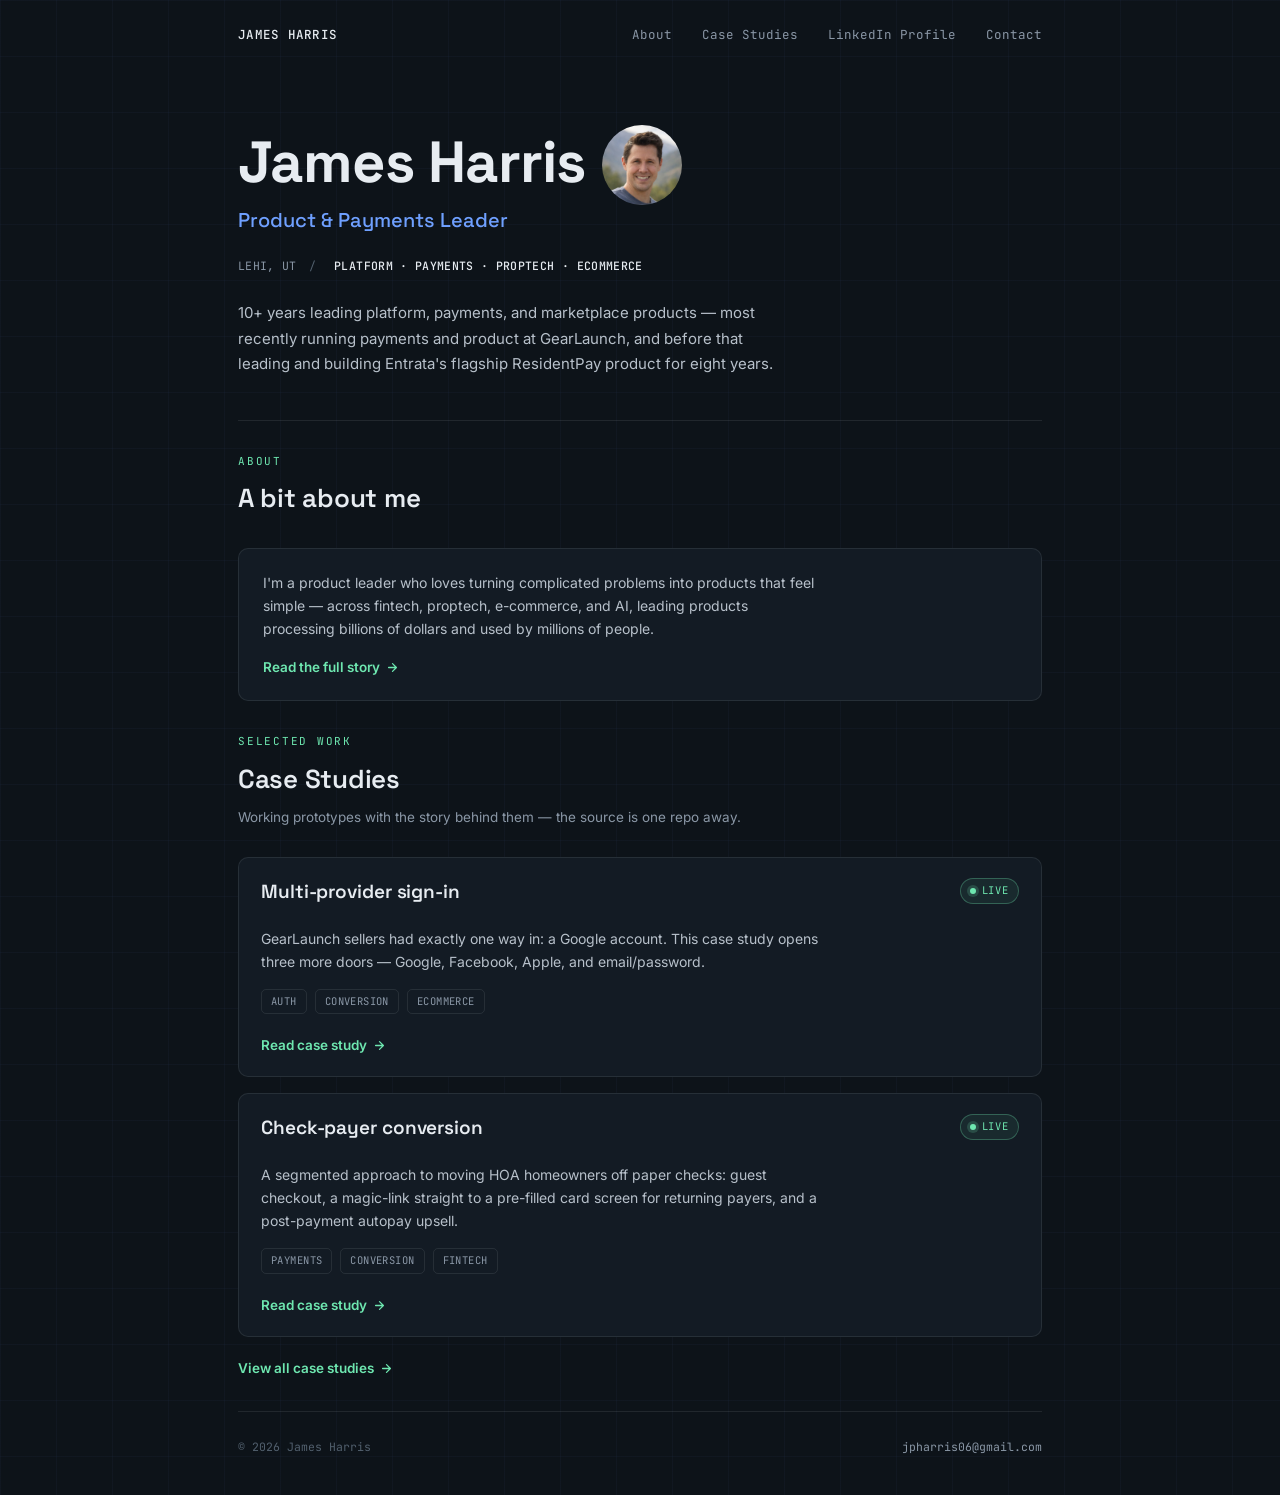
<file: index.html>
<!DOCTYPE html>
<html lang="en">
<head>
<meta charset="UTF-8">
<meta name="viewport" content="width=device-width, initial-scale=1.0">
<title>James Harris — Product &amp; Payments</title>
<meta name="description" content="Product and payments leader — case studies, working prototypes, and background.">
<meta property="og:title" content="James Harris — Product & Payments">
<meta property="og:description" content="Case studies and working prototypes — not slide decks. Click in, sign in, use them.">
<meta property="og:type" content="website">
<meta property="og:url" content="https://jpharris06-dot.github.io/">
<meta name="twitter:card" content="summary">
<meta name="twitter:title" content="James Harris — Product & Payments">
<meta name="twitter:description" content="Case studies and working prototypes — not slide decks. Click in, sign in, use them.">
<link rel="preconnect" href="https://fonts.googleapis.com">
<link href="https://fonts.googleapis.com/css2?family=Space+Grotesk:wght@400;500;600;700&family=Inter:wght@400;500;600&family=JetBrains+Mono:wght@400;500&display=swap" rel="stylesheet">
<link rel="stylesheet" href="/style.css">
</head>
<body>

<div class="wrap">
  <div id="site-nav"></div>

  <div class="hero">
    <div class="name-row">
      <h1>James Harris</h1>
      <img src="/profile.jpg" alt="James Harris" class="profile-pic" id="profile-photo">
    </div>
    <p class="role">Product &amp; Payments Leader</p>
    <div class="meta-row">
      <span>LEHI, UT</span>
      <span><b>PLATFORM · PAYMENTS · PROPTECH · ECOMMERCE</b></span>
    </div>
    <p class="intro">
      10+ years leading platform, payments, and marketplace products — most recently running payments and product at GearLaunch, and before that leading and building Entrata's flagship ResidentPay product for eight years.
    </p>
  </div>

  <div class="section" id="about">
    <div class="section-head">
      <span class="eyebrow">About</span>
      <h2>A bit about me</h2>
    </div>
    <div class="teaser-card">
      <p>I'm a product leader who loves turning complicated problems into products that feel simple — across fintech, proptech, e-commerce, and AI, leading products processing billions of dollars and used by millions of people.</p>
      <a class="link-arrow" href="/about-me/">
        Read the full story
        <svg viewBox="0 0 20 20" fill="none"><path d="M4 10h11M10 4l6 6-6 6" stroke="currentColor" stroke-width="2" stroke-linecap="round" stroke-linejoin="round"/></svg>
      </a>
    </div>
  </div>

  <div class="section" id="work">
    <div class="section-head">
      <span class="eyebrow">Selected work</span>
      <h2>Case Studies</h2>
      <p>Working prototypes with the story behind them — the source is one repo away.</p>
    </div>

    <div class="project-list">

      <div class="project-card compact">
        <div class="card-top">
          <h3>Multi-provider sign-in</h3>
          <span class="status-chip"><i></i>LIVE</span>
        </div>
        <p class="desc">GearLaunch sellers had exactly one way in: a Google account. This case study opens three more doors — Google, Facebook, Apple, and email/password.</p>
        <div class="tag-row">
          <span class="tag">AUTH</span>
          <span class="tag">CONVERSION</span>
          <span class="tag">ECOMMERCE</span>
        </div>
        <a class="link-arrow" href="/case-studies/gearlaunch-auth/">
          Read case study
          <svg viewBox="0 0 20 20" fill="none"><path d="M4 10h11M10 4l6 6-6 6" stroke="currentColor" stroke-width="2" stroke-linecap="round" stroke-linejoin="round"/></svg>
        </a>
      </div>

      <div class="project-card compact">
        <div class="card-top">
          <h3>Check-payer conversion</h3>
          <span class="status-chip"><i></i>LIVE</span>
        </div>
        <p class="desc">A segmented approach to moving HOA homeowners off paper checks: guest checkout, a magic-link straight to a pre-filled card screen for returning payers, and a post-payment autopay upsell.</p>
        <div class="tag-row">
          <span class="tag">PAYMENTS</span>
          <span class="tag">CONVERSION</span>
          <span class="tag">FINTECH</span>
        </div>
        <a class="link-arrow" href="/case-studies/hoa-online-payments/">
          Read case study
          <svg viewBox="0 0 20 20" fill="none"><path d="M4 10h11M10 4l6 6-6 6" stroke="currentColor" stroke-width="2" stroke-linecap="round" stroke-linejoin="round"/></svg>
        </a>
      </div>

    </div>

    <div style="margin-top:18px;">
      <a class="link-arrow" href="/case-studies/">
        View all case studies
        <svg viewBox="0 0 20 20" fill="none"><path d="M4 10h11M10 4l6 6-6 6" stroke="currentColor" stroke-width="2" stroke-linecap="round" stroke-linejoin="round"/></svg>
      </a>
    </div>
  </div>

  <div id="site-footer"></div>
</div>

<script src="/site.js"></script>
</body>
</html>
</file>
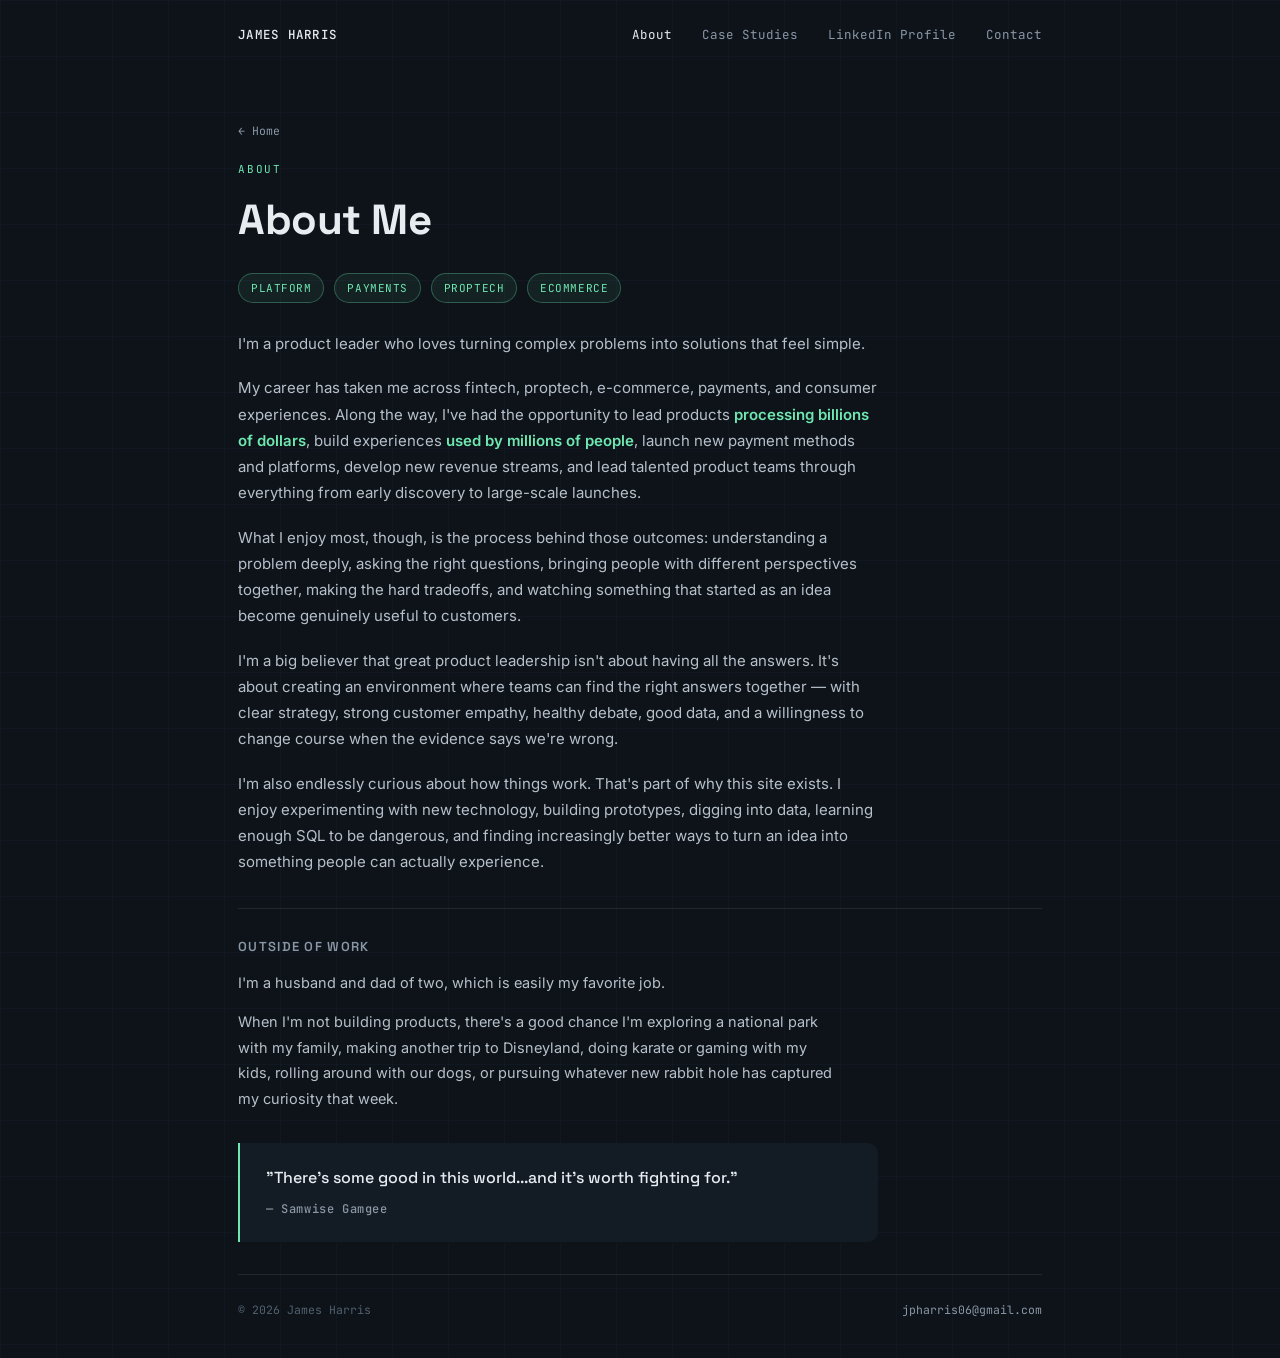
<file: about-me/index.html>
<!DOCTYPE html>
<html lang="en">
<head>
<meta charset="UTF-8">
<meta name="viewport" content="width=device-width, initial-scale=1.0">
<title>About Me — James Harris</title>
<meta name="description" content="James Harris — product and payments leader. Background, philosophy, and what drives the work.">
<meta property="og:title" content="About Me — James Harris">
<meta property="og:description" content="Product and payments leader. Background, philosophy, and what drives the work.">
<meta property="og:type" content="website">
<meta property="og:url" content="https://jpharris06-dot.github.io/about-me/">
<meta name="twitter:card" content="summary">
<meta name="twitter:title" content="About Me — James Harris">
<meta name="twitter:description" content="Product and payments leader. Background, philosophy, and what drives the work.">
<link rel="preconnect" href="https://fonts.googleapis.com">
<link href="https://fonts.googleapis.com/css2?family=Space+Grotesk:wght@400;500;600;700&family=Inter:wght@400;500;600&family=JetBrains+Mono:wght@400;500&display=swap" rel="stylesheet">
<link rel="stylesheet" href="/style.css">
</head>
<body>

<div class="wrap">
  <div id="site-nav"></div>

  <div class="page-hero">
    <a href="/" class="crumb">&larr; Home</a>
    <span class="eyebrow">About</span>
    <h1>About Me</h1>
  </div>

  <div class="section">
    <div class="about-stats">
      <span class="stat-chip">PLATFORM</span>
      <span class="stat-chip">PAYMENTS</span>
      <span class="stat-chip">PROPTECH</span>
      <span class="stat-chip">ECOMMERCE</span>
    </div>

    <div class="about-body">
      <p>I'm a product leader who loves turning complex problems into solutions that feel simple.</p>
      <p>My career has taken me across fintech, proptech, e-commerce, payments, and consumer experiences. Along the way, I've had the opportunity to lead products <strong>processing billions of dollars</strong>, build experiences <strong>used by millions of people</strong>, launch new payment methods and platforms, develop new revenue streams, and lead talented product teams through everything from early discovery to large-scale launches.</p>
      <p>What I enjoy most, though, is the process behind those outcomes: understanding a problem deeply, asking the right questions, bringing people with different perspectives together, making the hard tradeoffs, and watching something that started as an idea become genuinely useful to customers.</p>
      <p>I'm a big believer that great product leadership isn't about having all the answers. It's about creating an environment where teams can find the right answers together — with clear strategy, strong customer empathy, healthy debate, good data, and a willingness to change course when the evidence says we're wrong.</p>
      <p>I'm also endlessly curious about how things work. That's part of why this site exists. I enjoy experimenting with new technology, building prototypes, digging into data, learning enough SQL to be dangerous, and finding increasingly better ways to turn an idea into something people can actually experience.</p>
    </div>

    <div class="about-personal">
      <h3>Outside of work</h3>
      <p>I'm a husband and dad of two, which is easily my favorite job.</p>
      <p>When I'm not building products, there's a good chance I'm exploring a national park with my family, making another trip to Disneyland, doing karate or gaming with my kids, rolling around with our dogs, or pursuing whatever new rabbit hole has captured my curiosity that week.</p>
    </div>

    <div class="pull-quote">
  "There's some good in this world...and it's worth fighting for."
  <span style="display:block; margin-top:10px; font-family: var(--mono); font-size:12px; letter-spacing:0.05em; color: var(--muted);">— Samwise Gamgee</span>
</div>
  </div>

  <div id="site-footer"></div>
</div>

<script src="/site.js"></script>
</body>
</html>
</file>
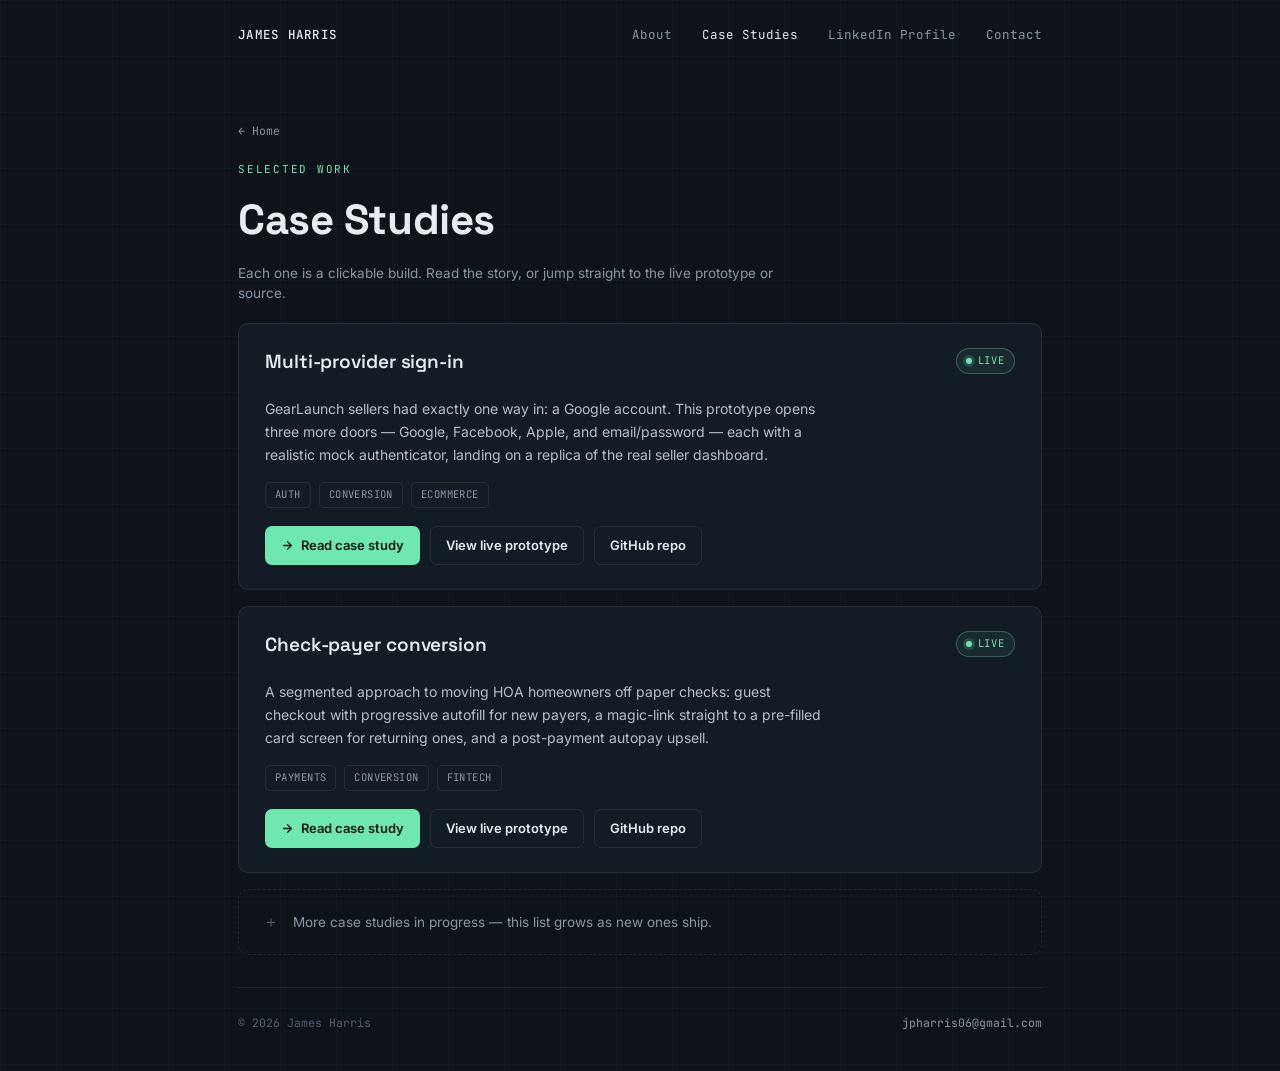
<file: case-studies/index.html>
<!DOCTYPE html>
<html lang="en">
<head>
<meta charset="UTF-8">
<meta name="viewport" content="width=device-width, initial-scale=1.0">
<title>Case Studies — James Harris</title>
<meta name="description" content="James Harris — selected case studies and working prototypes.">
<meta property="og:title" content="Case Studies — James Harris">
<meta property="og:description" content="Selected case studies and working prototypes — not slide decks. Click in, sign in, use them.">
<meta property="og:type" content="website">
<meta property="og:url" content="https://jpharris06-dot.github.io/case-studies/">
<meta name="twitter:card" content="summary">
<meta name="twitter:title" content="Case Studies — James Harris">
<meta name="twitter:description" content="Selected case studies and working prototypes — not slide decks. Click in, sign in, use them.">
<link rel="preconnect" href="https://fonts.googleapis.com">
<link href="https://fonts.googleapis.com/css2?family=Space+Grotesk:wght@400;500;600;700&family=Inter:wght@400;500;600&family=JetBrains+Mono:wght@400;500&display=swap" rel="stylesheet">
<link rel="stylesheet" href="/style.css">
</head>
<body>

<div class="wrap">
  <div id="site-nav"></div>

  <div class="page-hero">
    <a href="/" class="crumb">&larr; Home</a>
    <span class="eyebrow">Selected work</span>
    <h1>Case Studies</h1>
    <p>Each one is a clickable build. Read the story, or jump straight to the live prototype or source.</p>
  </div>

  <div class="section">
    <div class="project-list">

      <div class="project-card">
        <div class="card-top">
          <h3>Multi-provider sign-in</h3>
          <span class="status-chip"><i></i>LIVE</span>
        </div>
        <p class="desc">GearLaunch sellers had exactly one way in: a Google account. This prototype opens three more doors — Google, Facebook, Apple, and email/password — each with a realistic mock authenticator, landing on a replica of the real seller dashboard.</p>
        <div class="tag-row">
          <span class="tag">AUTH</span>
          <span class="tag">CONVERSION</span>
          <span class="tag">ECOMMERCE</span>
        </div>
        <div class="card-actions">
          <a class="btn btn-primary" href="/case-studies/gearlaunch-auth/">
            <svg viewBox="0 0 20 20" fill="none"><path d="M4 10h11M10 4l6 6-6 6" stroke="currentColor" stroke-width="2" stroke-linecap="round" stroke-linejoin="round"/></svg>
            Read case study
          </a>
          <a class="btn btn-secondary" href="https://jpharris06-dot.github.io/gearlaunch-seller-login-prototype/" target="_blank" rel="noopener">View live prototype</a>
          <a class="btn btn-secondary" href="https://github.com/jpharris06-dot/gearlaunch-seller-login-prototype" target="_blank" rel="noopener">GitHub repo</a>
        </div>
      </div>

      <div class="project-card">
        <div class="card-top">
          <h3>Check-payer conversion</h3>
          <span class="status-chip"><i></i>LIVE</span>
        </div>
        <p class="desc">A segmented approach to moving HOA homeowners off paper checks: guest checkout with progressive autofill for new payers, a magic-link straight to a pre-filled card screen for returning ones, and a post-payment autopay upsell.</p>
        <div class="tag-row">
          <span class="tag">PAYMENTS</span>
          <span class="tag">CONVERSION</span>
          <span class="tag">FINTECH</span>
        </div>
        <div class="card-actions">
          <a class="btn btn-primary" href="/case-studies/hoa-online-payments/">
            <svg viewBox="0 0 20 20" fill="none"><path d="M4 10h11M10 4l6 6-6 6" stroke="currentColor" stroke-width="2" stroke-linecap="round" stroke-linejoin="round"/></svg>
            Read case study
          </a>
          <a class="btn btn-secondary" href="https://jpharris06-dot.github.io/hoa-online-payments/" target="_blank" rel="noopener">View live prototype</a>
          <a class="btn btn-secondary" href="https://github.com/jpharris06-dot/hoa-online-payments" target="_blank" rel="noopener">GitHub repo</a>
        </div>
      </div>

      <div class="next-up">
        <span class="dot">＋</span>
        <span>More case studies in progress — this list grows as new ones ship.</span>
      </div>

    </div>
  </div>

  <div id="site-footer"></div>
</div>

<script src="/site.js"></script>
</body>
</html>
</file>
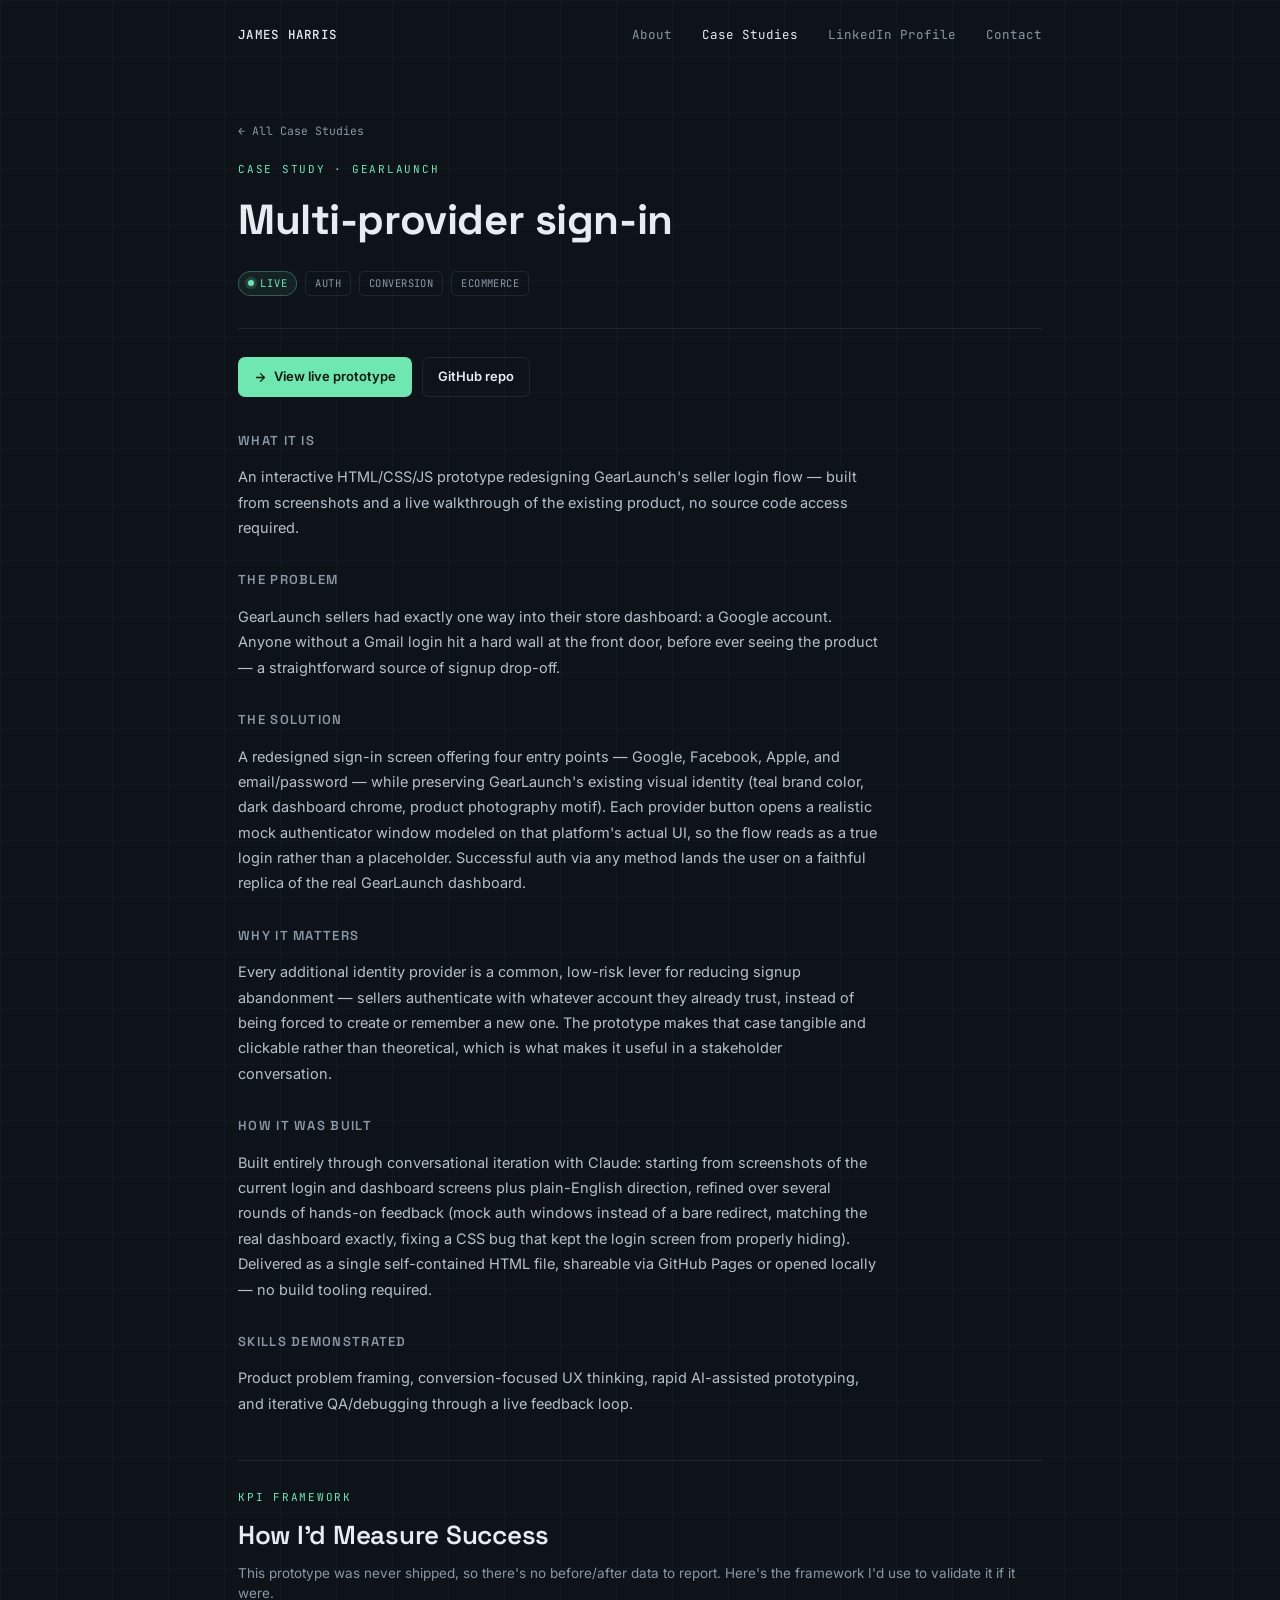
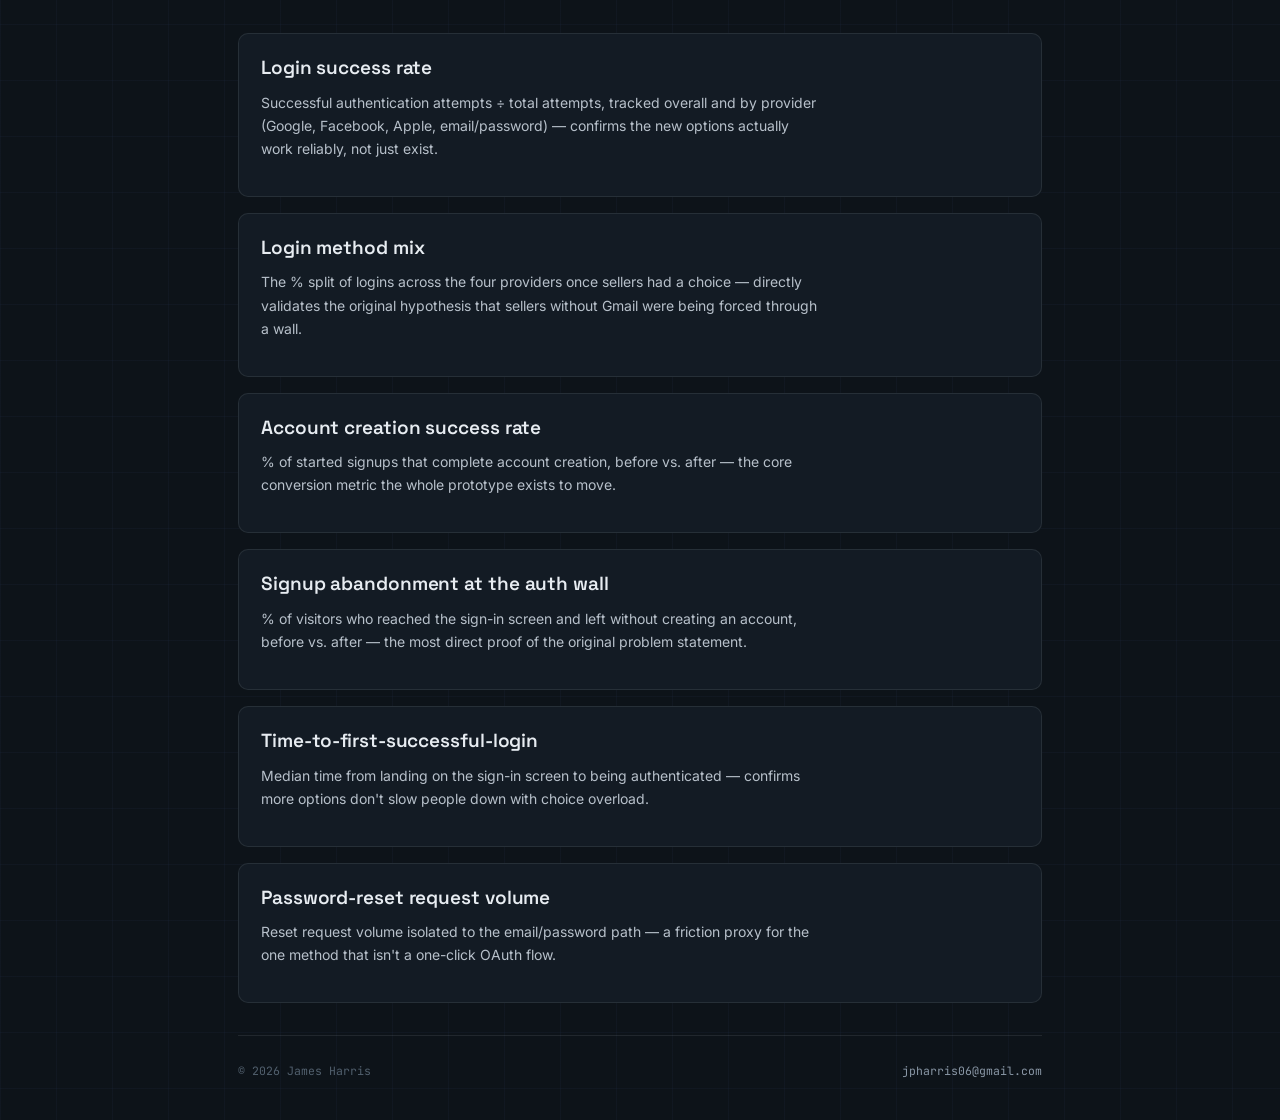
<file: case-studies/gearlaunch-auth/index.html>
<!DOCTYPE html>
<html lang="en">
<head>
<meta charset="UTF-8">
<meta name="viewport" content="width=device-width, initial-scale=1.0">
<title>Multi-provider sign-in — James Harris</title>
<meta name="description" content="Case study: replacing GearLaunch's single Google-only login with a multi-provider sign-in flow.">
<meta property="og:title" content="Multi-provider sign-in — James Harris">
<meta property="og:description" content="Case study: replacing GearLaunch's single Google-only login with a multi-provider sign-in flow.">
<meta property="og:type" content="website">
<meta property="og:url" content="https://jpharris06-dot.github.io/case-studies/gearlaunch-auth/">
<meta name="twitter:card" content="summary">
<meta name="twitter:title" content="Multi-provider sign-in — James Harris">
<meta name="twitter:description" content="Case study: replacing GearLaunch's single Google-only login with a multi-provider sign-in flow.">
<link rel="preconnect" href="https://fonts.googleapis.com">
<link href="https://fonts.googleapis.com/css2?family=Space+Grotesk:wght@400;500;600;700&family=Inter:wght@400;500;600&family=JetBrains+Mono:wght@400;500&display=swap" rel="stylesheet">
<link rel="stylesheet" href="/style.css">
</head>
<body>

<div class="wrap">
  <div id="site-nav"></div>

  <div class="page-hero">
    <a href="/case-studies/" class="crumb">&larr; All Case Studies</a>
    <span class="eyebrow">Case study &middot; GearLaunch</span>
    <h1>Multi-provider sign-in</h1>
  </div>

  <div class="section">
    <div class="tag-row">
      <span class="status-chip"><i></i>LIVE</span>
      <span class="tag">AUTH</span>
      <span class="tag">CONVERSION</span>
      <span class="tag">ECOMMERCE</span>
    </div>

    <div class="about-personal">
      <div class="card-actions">
        <a class="btn btn-primary" href="https://jpharris06-dot.github.io/gearlaunch-seller-login-prototype/" target="_blank" rel="noopener">
          <svg viewBox="0 0 20 20" fill="none"><path d="M4 10h11M10 4l6 6-6 6" stroke="currentColor" stroke-width="2" stroke-linecap="round" stroke-linejoin="round"/></svg>
          View live prototype
        </a>
        <a class="btn btn-secondary" href="https://github.com/jpharris06-dot/gearlaunch-seller-login-prototype" target="_blank" rel="noopener">GitHub repo</a>
      </div>
    </div>

    <div class="case-block" style="margin-top:34px;">
      <h3>What it is</h3>
      <p>An interactive HTML/CSS/JS prototype redesigning GearLaunch's seller login flow — built from screenshots and a live walkthrough of the existing product, no source code access required.</p>
    </div>

    <div class="case-block">
      <h3>The problem</h3>
      <p>GearLaunch sellers had exactly one way into their store dashboard: a Google account. Anyone without a Gmail login hit a hard wall at the front door, before ever seeing the product — a straightforward source of signup drop-off.</p>
    </div>

    <div class="case-block">
      <h3>The solution</h3>
      <p>A redesigned sign-in screen offering four entry points — Google, Facebook, Apple, and email/password — while preserving GearLaunch's existing visual identity (teal brand color, dark dashboard chrome, product photography motif). Each provider button opens a realistic mock authenticator window modeled on that platform's actual UI, so the flow reads as a true login rather than a placeholder. Successful auth via any method lands the user on a faithful replica of the real GearLaunch dashboard.</p>
    </div>

    <div class="case-block">
      <h3>Why it matters</h3>
      <p>Every additional identity provider is a common, low-risk lever for reducing signup abandonment — sellers authenticate with whatever account they already trust, instead of being forced to create or remember a new one. The prototype makes that case tangible and clickable rather than theoretical, which is what makes it useful in a stakeholder conversation.</p>
    </div>

    <div class="case-block">
      <h3>How it was built</h3>
      <p>Built entirely through conversational iteration with Claude: starting from screenshots of the current login and dashboard screens plus plain-English direction, refined over several rounds of hands-on feedback (mock auth windows instead of a bare redirect, matching the real dashboard exactly, fixing a CSS bug that kept the login screen from properly hiding). Delivered as a single self-contained HTML file, shareable via GitHub Pages or opened locally — no build tooling required.</p>
    </div>

    <div class="case-block">
      <h3>Skills demonstrated</h3>
      <p>Product problem framing, conversion-focused UX thinking, rapid AI-assisted prototyping, and iterative QA/debugging through a live feedback loop.</p>
    </div>

    <div class="section-head" style="margin-top:44px; padding-top:28px; border-top:1px solid var(--line);">
      <span class="eyebrow">KPI Framework</span>
      <h2>How I'd Measure Success</h2>
      <p>This prototype was never shipped, so there's no before/after data to report. Here's the framework I'd use to validate it if it were.</p>
    </div>

    <div class="project-list">
      <div class="project-card compact">
        <h3>Login success rate</h3>
        <p class="desc">Successful authentication attempts &divide; total attempts, tracked overall and by provider (Google, Facebook, Apple, email/password) — confirms the new options actually work reliably, not just exist.</p>
      </div>
      <div class="project-card compact">
        <h3>Login method mix</h3>
        <p class="desc">The % split of logins across the four providers once sellers had a choice — directly validates the original hypothesis that sellers without Gmail were being forced through a wall.</p>
      </div>
      <div class="project-card compact">
        <h3>Account creation success rate</h3>
        <p class="desc">% of started signups that complete account creation, before vs. after — the core conversion metric the whole prototype exists to move.</p>
      </div>
      <div class="project-card compact">
        <h3>Signup abandonment at the auth wall</h3>
        <p class="desc">% of visitors who reached the sign-in screen and left without creating an account, before vs. after — the most direct proof of the original problem statement.</p>
      </div>
      <div class="project-card compact">
        <h3>Time-to-first-successful-login</h3>
        <p class="desc">Median time from landing on the sign-in screen to being authenticated — confirms more options don't slow people down with choice overload.</p>
      </div>
      <div class="project-card compact">
        <h3>Password-reset request volume</h3>
        <p class="desc">Reset request volume isolated to the email/password path — a friction proxy for the one method that isn't a one-click OAuth flow.</p>
      </div>
    </div>
  </div>

  <div id="site-footer"></div>
</div>

<script src="/site.js"></script>
</body>
</html>
</file>
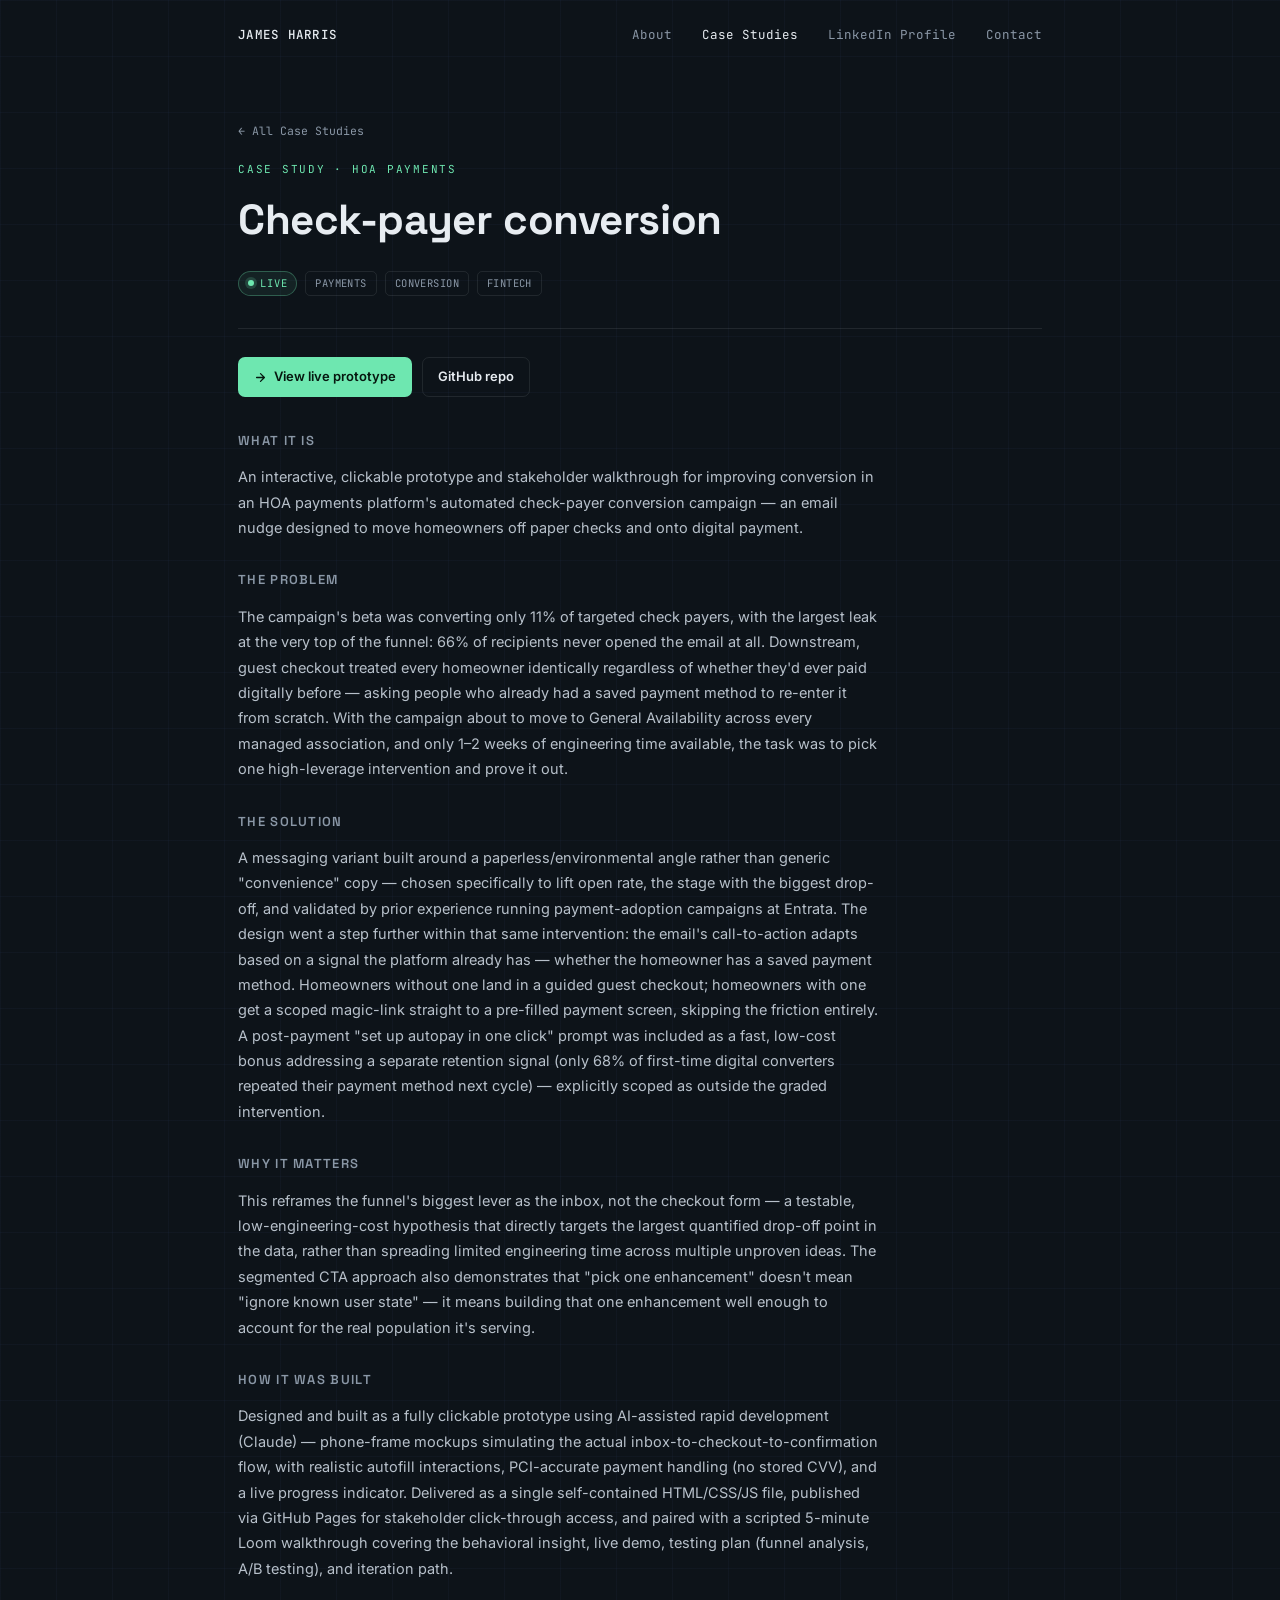
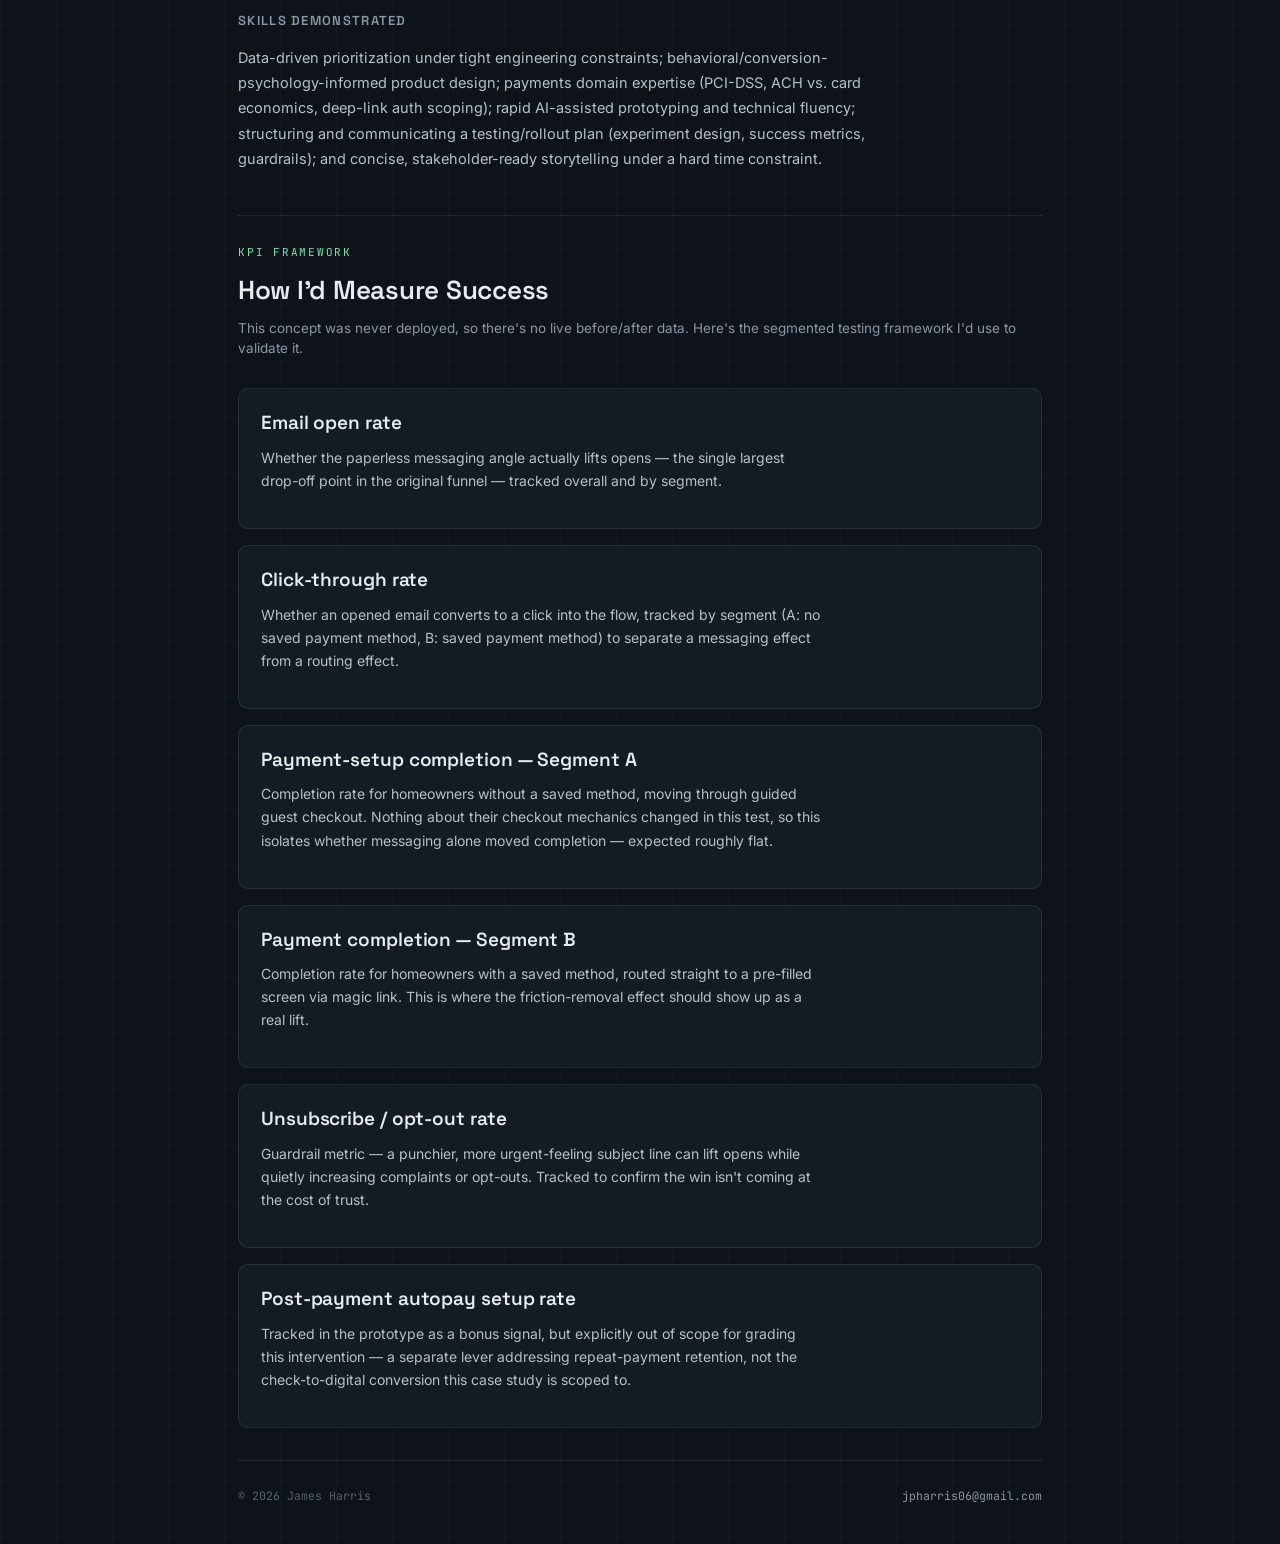
<file: case-studies/hoa-online-payments/index.html>
<!DOCTYPE html>
<html lang="en">
<head>
<meta charset="UTF-8">
<meta name="viewport" content="width=device-width, initial-scale=1.0">
<title>Check-payer conversion — James Harris</title>
<meta name="description" content="Case study: a segmented digital payment conversion campaign for an HOA payments platform's automated check-payer conversion program.">
<meta property="og:title" content="Check-payer conversion — James Harris">
<meta property="og:description" content="Case study: a segmented digital payment conversion campaign for an HOA payments platform's automated check-payer conversion program.">
<meta property="og:type" content="website">
<meta property="og:url" content="https://jpharris06-dot.github.io/case-studies/hoa-online-payments/">
<meta name="twitter:card" content="summary">
<meta name="twitter:title" content="Check-payer conversion — James Harris">
<meta name="twitter:description" content="Case study: a segmented digital payment conversion campaign for an HOA payments platform's automated check-payer conversion program.">
<link rel="preconnect" href="https://fonts.googleapis.com">
<link href="https://fonts.googleapis.com/css2?family=Space+Grotesk:wght@400;500;600;700&family=Inter:wght@400;500;600&family=JetBrains+Mono:wght@400;500&display=swap" rel="stylesheet">
<link rel="stylesheet" href="/style.css">
</head>
<body>

<div class="wrap">
  <div id="site-nav"></div>

  <div class="page-hero">
    <a href="/case-studies/" class="crumb">&larr; All Case Studies</a>
    <span class="eyebrow">Case study &middot; HOA Payments</span>
    <h1>Check-payer conversion</h1>
  </div>

  <div class="section">
    <div class="tag-row">
      <span class="status-chip"><i></i>LIVE</span>
      <span class="tag">PAYMENTS</span>
      <span class="tag">CONVERSION</span>
      <span class="tag">FINTECH</span>
    </div>

    <div class="about-personal">
      <div class="card-actions">
        <a class="btn btn-primary" href="https://jpharris06-dot.github.io/hoa-online-payments/" target="_blank" rel="noopener">
          <svg viewBox="0 0 20 20" fill="none"><path d="M4 10h11M10 4l6 6-6 6" stroke="currentColor" stroke-width="2" stroke-linecap="round" stroke-linejoin="round"/></svg>
          View live prototype
        </a>
        <a class="btn btn-secondary" href="https://github.com/jpharris06-dot/hoa-online-payments" target="_blank" rel="noopener">GitHub repo</a>
      </div>
    </div>

    <div class="case-block" style="margin-top:34px;">
      <h3>What it is</h3>
      <p>An interactive, clickable prototype and stakeholder walkthrough for improving conversion in an HOA payments platform's automated check-payer conversion campaign — an email nudge designed to move homeowners off paper checks and onto digital payment.</p>
    </div>

    <div class="case-block">
      <h3>The problem</h3>
      <p>The campaign's beta was converting only 11% of targeted check payers, with the largest leak at the very top of the funnel: 66% of recipients never opened the email at all. Downstream, guest checkout treated every homeowner identically regardless of whether they'd ever paid digitally before — asking people who already had a saved payment method to re-enter it from scratch. With the campaign about to move to General Availability across every managed association, and only 1–2 weeks of engineering time available, the task was to pick one high-leverage intervention and prove it out.</p>
    </div>

    <div class="case-block">
      <h3>The solution</h3>
      <p>A messaging variant built around a paperless/environmental angle rather than generic "convenience" copy — chosen specifically to lift open rate, the stage with the biggest drop-off, and validated by prior experience running payment-adoption campaigns at Entrata. The design went a step further within that same intervention: the email's call-to-action adapts based on a signal the platform already has — whether the homeowner has a saved payment method. Homeowners without one land in a guided guest checkout; homeowners with one get a scoped magic-link straight to a pre-filled payment screen, skipping the friction entirely. A post-payment "set up autopay in one click" prompt was included as a fast, low-cost bonus addressing a separate retention signal (only 68% of first-time digital converters repeated their payment method next cycle) — explicitly scoped as outside the graded intervention.</p>
    </div>

    <div class="case-block">
      <h3>Why it matters</h3>
      <p>This reframes the funnel's biggest lever as the inbox, not the checkout form — a testable, low-engineering-cost hypothesis that directly targets the largest quantified drop-off point in the data, rather than spreading limited engineering time across multiple unproven ideas. The segmented CTA approach also demonstrates that "pick one enhancement" doesn't mean "ignore known user state" — it means building that one enhancement well enough to account for the real population it's serving.</p>
    </div>

    <div class="case-block">
      <h3>How it was built</h3>
      <p>Designed and built as a fully clickable prototype using AI-assisted rapid development (Claude) — phone-frame mockups simulating the actual inbox-to-checkout-to-confirmation flow, with realistic autofill interactions, PCI-accurate payment handling (no stored CVV), and a live progress indicator. Delivered as a single self-contained HTML/CSS/JS file, published via GitHub Pages for stakeholder click-through access, and paired with a scripted 5-minute Loom walkthrough covering the behavioral insight, live demo, testing plan (funnel analysis, A/B testing), and iteration path.</p>
    </div>

    <div class="case-block">
      <h3>Skills demonstrated</h3>
      <p>Data-driven prioritization under tight engineering constraints; behavioral/conversion-psychology-informed product design; payments domain expertise (PCI-DSS, ACH vs. card economics, deep-link auth scoping); rapid AI-assisted prototyping and technical fluency; structuring and communicating a testing/rollout plan (experiment design, success metrics, guardrails); and concise, stakeholder-ready storytelling under a hard time constraint.</p>
    </div>

    <div class="section-head" style="margin-top:44px; padding-top:28px; border-top:1px solid var(--line);">
      <span class="eyebrow">KPI Framework</span>
      <h2>How I'd Measure Success</h2>
      <p>This concept was never deployed, so there's no live before/after data. Here's the segmented testing framework I'd use to validate it.</p>
    </div>

    <div class="project-list">
      <div class="project-card compact">
        <h3>Email open rate</h3>
        <p class="desc">Whether the paperless messaging angle actually lifts opens — the single largest drop-off point in the original funnel — tracked overall and by segment.</p>
      </div>
      <div class="project-card compact">
        <h3>Click-through rate</h3>
        <p class="desc">Whether an opened email converts to a click into the flow, tracked by segment (A: no saved payment method, B: saved payment method) to separate a messaging effect from a routing effect.</p>
      </div>
      <div class="project-card compact">
        <h3>Payment-setup completion — Segment A</h3>
        <p class="desc">Completion rate for homeowners without a saved method, moving through guided guest checkout. Nothing about their checkout mechanics changed in this test, so this isolates whether messaging alone moved completion — expected roughly flat.</p>
      </div>
      <div class="project-card compact">
        <h3>Payment completion — Segment B</h3>
        <p class="desc">Completion rate for homeowners with a saved method, routed straight to a pre-filled screen via magic link. This is where the friction-removal effect should show up as a real lift.</p>
      </div>
      <div class="project-card compact">
        <h3>Unsubscribe / opt-out rate</h3>
        <p class="desc">Guardrail metric — a punchier, more urgent-feeling subject line can lift opens while quietly increasing complaints or opt-outs. Tracked to confirm the win isn't coming at the cost of trust.</p>
      </div>
      <div class="project-card compact">
        <h3>Post-payment autopay setup rate</h3>
        <p class="desc">Tracked in the prototype as a bonus signal, but explicitly out of scope for grading this intervention — a separate lever addressing repeat-payment retention, not the check-to-digital conversion this case study is scoped to.</p>
      </div>
    </div>
  </div>

  <div id="site-footer"></div>
</div>

<script src="/site.js"></script>
</body>
</html>
</file>
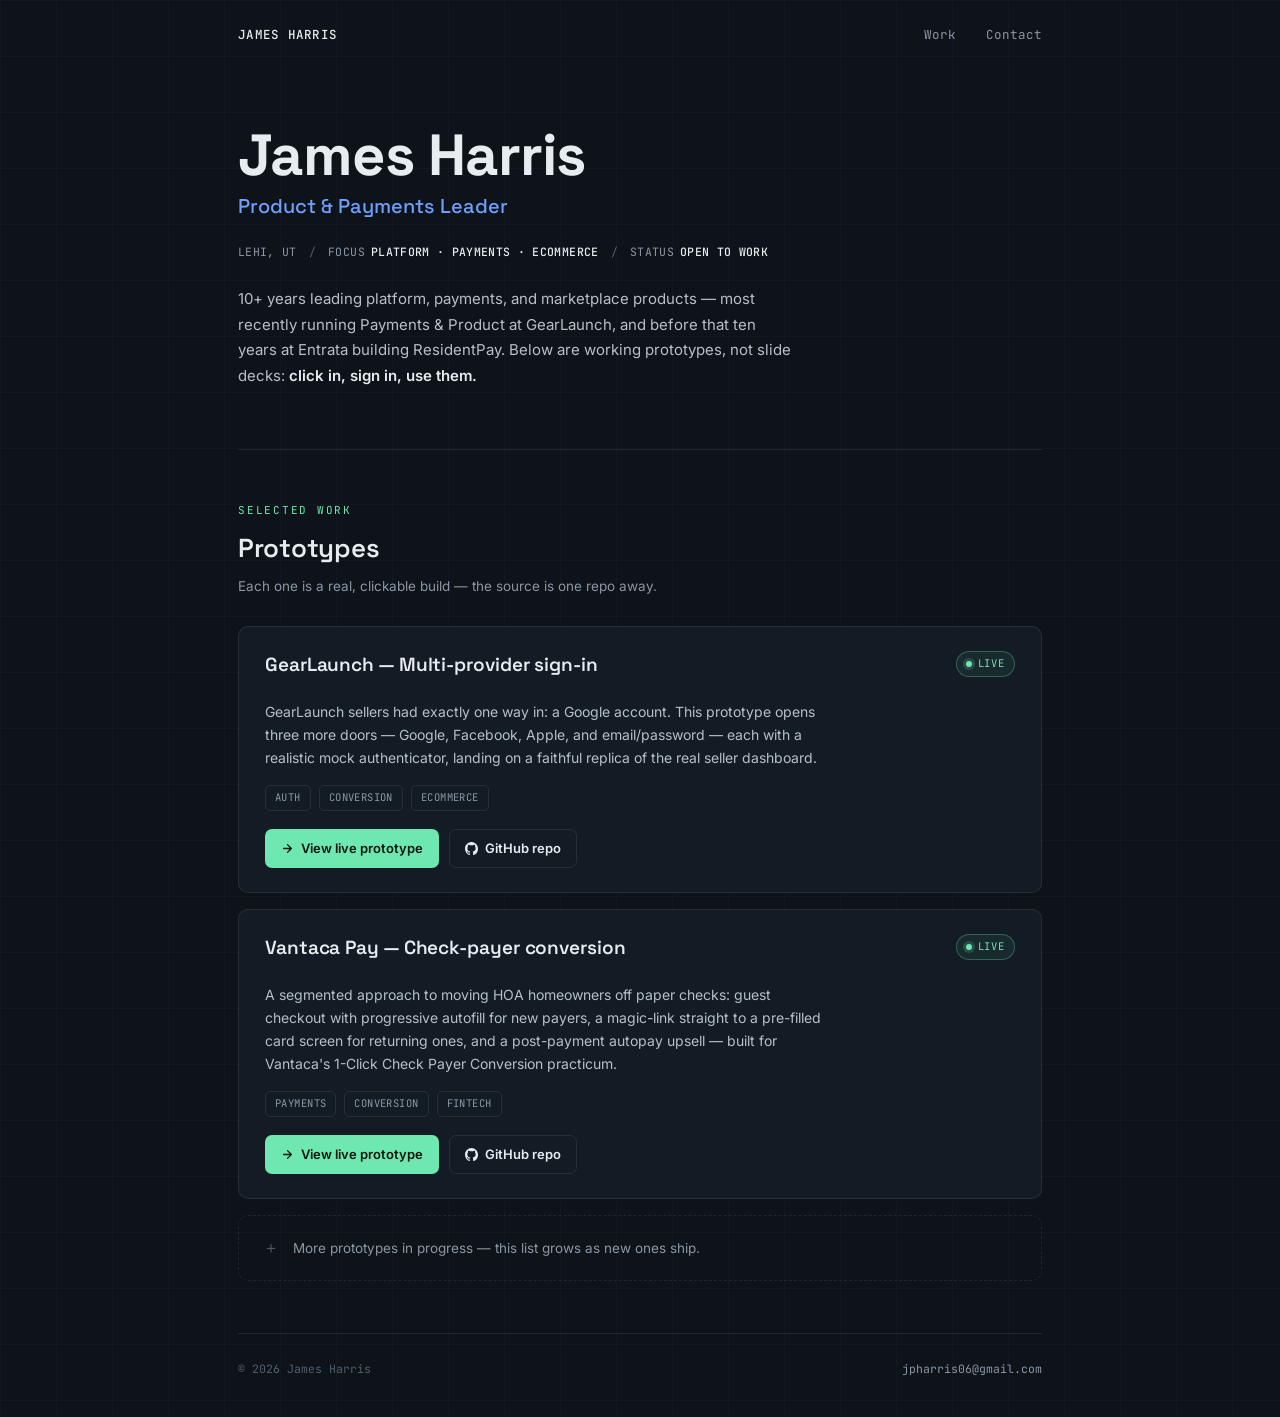
<file: james-harris-portfolio-index.html>
<!DOCTYPE html>
<html lang="en">
<head>
<meta charset="UTF-8">
<meta name="viewport" content="width=device-width, initial-scale=1.0">
<title>James Harris — Product &amp; Payments</title>
<meta name="description" content="Product and payments leader — selected working prototypes.">
<link rel="preconnect" href="https://fonts.googleapis.com">
<link href="https://fonts.googleapis.com/css2?family=Space+Grotesk:wght@400;500;600;700&family=Inter:wght@400;500;600&family=JetBrains+Mono:wght@400;500&display=swap" rel="stylesheet">
<style>
  :root{
    --bg: #0D1319;
    --panel: #131B24;
    --panel-2: #17212C;
    --ink: #E7ECF1;
    --muted: #8A97A6;
    --faint: #52606E;
    --line: rgba(231,236,241,0.09);
    --signal: #6EE7B0;
    --wire: #6FA0FF;
    --radius: 10px;
    --display: 'Space Grotesk', sans-serif;
    --body: 'Inter', sans-serif;
    --mono: 'JetBrains Mono', monospace;
  }
  *{ box-sizing:border-box; }
  html{ scroll-behavior:smooth; }
  body{
    margin:0; background: var(--bg); color: var(--ink);
    font-family: var(--body); line-height:1.5; -webkit-font-smoothing:antialiased;
    background-image:
      linear-gradient(rgba(111,160,255,0.035) 1px, transparent 1px),
      linear-gradient(90deg, rgba(111,160,255,0.035) 1px, transparent 1px);
    background-size: 56px 56px;
  }
  a{ color:inherit; }
  ::selection{ background: var(--signal); color:#06120C; }
  :focus-visible{ outline: 2px solid var(--signal); outline-offset:3px; }

  .wrap{ max-width: 860px; margin:0 auto; padding: 0 28px; }

  /* ---------- NAV ---------- */
  .nav{
    display:flex; align-items:center; justify-content:space-between;
    padding: 26px 0; font-family: var(--mono); font-size:12.5px; color: var(--muted);
  }
  .nav .who{ color: var(--ink); font-weight:500; letter-spacing:0.02em; }
  .nav .links a{ text-decoration:none; color: var(--muted); margin-left:22px; transition: color .15s ease; }
  .nav .links a:hover{ color: var(--signal); }

  /* ---------- HERO ---------- */
  .hero{ padding: 54px 0 46px; border-bottom:1px solid var(--line); }
  .hero h1{
    font-family: var(--display); font-weight:700; font-size: clamp(38px,6vw,58px);
    margin:0 0 6px; letter-spacing:-0.015em; line-height:1.04;
  }
  .hero .role{
    font-family: var(--display); font-weight:500; font-size: clamp(17px,2.2vw,20px);
    color: var(--wire); margin: 0 0 22px;
  }
  .meta-row{
    display:flex; flex-wrap:wrap; gap: 8px 0; font-family: var(--mono); font-size:11.5px;
    color: var(--muted); letter-spacing:0.03em; margin-bottom:26px;
  }
  .meta-row span{ display:flex; align-items:center; }
  .meta-row span + span::before{ content:"/"; margin:0 12px; color: var(--faint); }
  .meta-row b{ color: var(--ink); font-weight:500; margin-left:6px; }

  .intro{ max-width: 560px; color:#B7C0CA; font-size:15px; line-height:1.7; }
  .intro strong{ color: var(--ink); font-weight:600; }

  /* ---------- SECTION HEADER ---------- */
  .section{ padding: 52px 0; }
  .section-head{ margin-bottom:30px; }
  .eyebrow{
    font-family: var(--mono); font-size:11px; letter-spacing:0.16em; text-transform:uppercase;
    color: var(--signal); margin: 0 0 10px; display:block;
  }
  .section-head h2{
    font-family: var(--display); font-weight:600; font-size:26px; margin:0; letter-spacing:-0.01em;
  }
  .section-head p{ color: var(--muted); font-size:13.5px; margin: 8px 0 0; }

  /* ---------- PROJECT CARDS ---------- */
  .project-list{ display:flex; flex-direction:column; gap:16px; }
  .project-card{
    background: var(--panel); border:1px solid var(--line); border-radius: var(--radius);
    padding: 24px 26px; transition: border-color .18s ease, transform .18s ease, background .18s ease;
  }
  .project-card:hover{ border-color: rgba(111,231,176,0.35); background: var(--panel-2); }

  .card-top{ display:flex; align-items:flex-start; justify-content:space-between; gap:16px; margin-bottom:12px; flex-wrap:wrap; }
  .status-chip{
    display:inline-flex; align-items:center; gap:6px; font-family: var(--mono); font-size:10.5px;
    letter-spacing:0.08em; color: var(--signal); border:1px solid rgba(110,231,176,0.3);
    background: rgba(110,231,176,0.07); padding:4px 9px; border-radius:999px; flex-shrink:0;
  }
  .status-chip i{ width:6px; height:6px; border-radius:50%; background: var(--signal); box-shadow:0 0 0 3px rgba(110,231,176,0.18); }

  .project-card h3{ font-family: var(--display); font-weight:600; font-size:19px; margin:0 0 8px; letter-spacing:-0.005em; }
  .project-card .desc{ color:#B7C0CA; font-size:14px; line-height:1.65; margin: 0 0 16px; max-width:560px; }

  .tag-row{ display:flex; flex-wrap:wrap; gap:8px; margin-bottom:18px; }
  .tag{
    font-family: var(--mono); font-size:10.5px; letter-spacing:0.04em; color: var(--muted);
    border:1px solid var(--line); padding:4px 9px; border-radius:5px;
  }

  .card-actions{ display:flex; gap:10px; flex-wrap:wrap; }
  .btn{
    display:inline-flex; align-items:center; gap:7px; font-family: var(--body); font-weight:600; font-size:13px;
    padding: 9px 15px; border-radius:7px; text-decoration:none; transition: all .15s ease; border:1px solid transparent;
  }
  .btn-primary{ background: var(--signal); color:#06170F; }
  .btn-primary:hover{ background:#8CF0C3; }
  .btn-secondary{ background:transparent; color: var(--ink); border-color: var(--line); }
  .btn-secondary:hover{ border-color: var(--muted); }
  .btn svg{ width:13px; height:13px; }

  /* ---------- NEXT UP ---------- */
  .next-up{
    border: 1px dashed var(--line); border-radius: var(--radius); padding: 20px 24px;
    display:flex; align-items:center; gap:14px; color: var(--muted); font-size:13.5px;
  }
  .next-up .dot{ font-family: var(--mono); font-size:16px; color: var(--faint); flex-shrink:0; }

  /* ---------- FOOTER ---------- */
  footer{
    border-top:1px solid var(--line); padding: 26px 0 40px;
    display:flex; justify-content:space-between; align-items:center; flex-wrap:wrap; gap:10px;
    font-family: var(--mono); font-size:11.5px; color: var(--faint);
  }
  footer a{ color: var(--muted); text-decoration:none; }
  footer a:hover{ color: var(--signal); }

  @media (max-width:560px){
    .meta-row span + span::before{ margin:0 9px; }
    .nav .links a{ margin-left:14px; }
  }
</style>
</head>
<body>

<div class="wrap">
  <div class="nav">
    <span class="who">JAMES HARRIS</span>
    <span class="links">
      <a href="#work">Work</a>
      <a href="mailto:jpharris06@gmail.com">Contact</a>
    </span>
  </div>

  <div class="hero">
    <h1>James Harris</h1>
    <p class="role">Product &amp; Payments Leader</p>
    <div class="meta-row">
      <span>LEHI, UT</span>
      <span>FOCUS<b>PLATFORM · PAYMENTS · ECOMMERCE</b></span>
      <span>STATUS<b>OPEN TO WORK</b></span>
    </div>
    <p class="intro">
      10+ years leading platform, payments, and marketplace products — most recently running Payments &amp; Product at GearLaunch, and before that ten years at Entrata building ResidentPay. Below are working prototypes, not slide decks: <strong>click in, sign in, use them.</strong>
    </p>
  </div>

  <div class="section" id="work">
    <div class="section-head">
      <span class="eyebrow">Selected work</span>
      <h2>Prototypes</h2>
      <p>Each one is a real, clickable build — the source is one repo away.</p>
    </div>

    <div class="project-list">

      <div class="project-card">
        <div class="card-top">
          <h3>GearLaunch — Multi-provider sign-in</h3>
          <span class="status-chip"><i></i>LIVE</span>
        </div>
        <p class="desc">GearLaunch sellers had exactly one way in: a Google account. This prototype opens three more doors — Google, Facebook, Apple, and email/password — each with a realistic mock authenticator, landing on a faithful replica of the real seller dashboard.</p>
        <div class="tag-row">
          <span class="tag">AUTH</span>
          <span class="tag">CONVERSION</span>
          <span class="tag">ECOMMERCE</span>
        </div>
        <div class="card-actions">
          <a class="btn btn-primary" href="https://jpharris06-dot.github.io/gearlaunch-seller-login-prototype/" target="_blank" rel="noopener">
            <svg viewBox="0 0 20 20" fill="none"><path d="M4 10h11M10 4l6 6-6 6" stroke="currentColor" stroke-width="2" stroke-linecap="round" stroke-linejoin="round"/></svg>
            View live prototype
          </a>
          <a class="btn btn-secondary" href="https://github.com/jpharris06-dot/gearlaunch-seller-login-prototype" target="_blank" rel="noopener">
            <svg viewBox="0 0 20 20" fill="currentColor"><path d="M10 0C4.48 0 0 4.58 0 10.24c0 4.53 2.87 8.37 6.84 9.72.5.1.68-.22.68-.5v-1.75c-2.78.62-3.37-1.36-3.37-1.36-.45-1.19-1.11-1.5-1.11-1.5-.91-.64.07-.63.07-.63 1 .07 1.53 1.06 1.53 1.06.89 1.56 2.34 1.11 2.91.85.09-.66.35-1.11.63-1.37-2.22-.26-4.56-1.15-4.56-5.11 0-1.13.39-2.05 1.03-2.77-.1-.26-.45-1.32.1-2.75 0 0 .84-.28 2.75 1.06a9.4 9.4 0 0 1 5 0c1.91-1.34 2.75-1.06 2.75-1.06.55 1.43.2 2.49.1 2.75.64.72 1.03 1.64 1.03 2.77 0 3.97-2.34 4.85-4.57 5.1.36.32.68.95.68 1.92v2.85c0 .28.18.61.69.5A10.25 10.25 0 0 0 20 10.24C20 4.58 15.52 0 10 0Z"/></svg>
            GitHub repo
          </a>
        </div>
      </div>

      <div class="project-card">
        <div class="card-top">
          <h3>Vantaca Pay — Check-payer conversion</h3>
          <span class="status-chip"><i></i>LIVE</span>
        </div>
        <p class="desc">A segmented approach to moving HOA homeowners off paper checks: guest checkout with progressive autofill for new payers, a magic-link straight to a pre-filled card screen for returning ones, and a post-payment autopay upsell — built for Vantaca's 1-Click Check Payer Conversion practicum.</p>
        <div class="tag-row">
          <span class="tag">PAYMENTS</span>
          <span class="tag">CONVERSION</span>
          <span class="tag">FINTECH</span>
        </div>
        <div class="card-actions">
          <a class="btn btn-primary" href="https://jpharris06-dot.github.io/vantaca-pay-prototype/" target="_blank" rel="noopener">
            <svg viewBox="0 0 20 20" fill="none"><path d="M4 10h11M10 4l6 6-6 6" stroke="currentColor" stroke-width="2" stroke-linecap="round" stroke-linejoin="round"/></svg>
            View live prototype
          </a>
          <a class="btn btn-secondary" href="https://github.com/jpharris06-dot/vantaca-pay-prototype" target="_blank" rel="noopener">
            <svg viewBox="0 0 20 20" fill="currentColor"><path d="M10 0C4.48 0 0 4.58 0 10.24c0 4.53 2.87 8.37 6.84 9.72.5.1.68-.22.68-.5v-1.75c-2.78.62-3.37-1.36-3.37-1.36-.45-1.19-1.11-1.5-1.11-1.5-.91-.64.07-.63.07-.63 1 .07 1.53 1.06 1.53 1.06.89 1.56 2.34 1.11 2.91.85.09-.66.35-1.11.63-1.37-2.22-.26-4.56-1.15-4.56-5.11 0-1.13.39-2.05 1.03-2.77-.1-.26-.45-1.32.1-2.75 0 0 .84-.28 2.75 1.06a9.4 9.4 0 0 1 5 0c1.91-1.34 2.75-1.06 2.75-1.06.55 1.43.2 2.49.1 2.75.64.72 1.03 1.64 1.03 2.77 0 3.97-2.34 4.85-4.57 5.1.36.32.68.95.68 1.92v2.85c0 .28.18.61.69.5A10.25 10.25 0 0 0 20 10.24C20 4.58 15.52 0 10 0Z"/></svg>
            GitHub repo
          </a>
        </div>
      </div>

      <div class="next-up">
        <span class="dot">＋</span>
        <span>More prototypes in progress — this list grows as new ones ship.</span>
      </div>

    </div>
  </div>

  <footer>
    <span>© 2026 James Harris</span>
    <a href="mailto:jpharris06@gmail.com">jpharris06@gmail.com</a>
  </footer>
</div>

</body>
</html>
</file>
<file: style.css>
:root{
  --bg: #0D1319;
  --panel: #131B24;
  --panel-2: #17212C;
  --ink: #E7ECF1;
  --muted: #8A97A6;
  --faint: #52606E;
  --line: rgba(231,236,241,0.09);
  --signal: #6EE7B0;
  --wire: #6FA0FF;
  --radius: 10px;
  --display: 'Space Grotesk', sans-serif;
  --body: 'Inter', sans-serif;
  --mono: 'JetBrains Mono', monospace;
}
*{ box-sizing:border-box; }
html{ scroll-behavior:smooth; }
body{
  margin:0; background: var(--bg); color: var(--ink);
  font-family: var(--body); line-height:1.5; -webkit-font-smoothing:antialiased;
  background-image:
    linear-gradient(rgba(111,160,255,0.035) 1px, transparent 1px),
    linear-gradient(90deg, rgba(111,160,255,0.035) 1px, transparent 1px);
  background-size: 56px 56px;
}
a{ color:inherit; }
::selection{ background: var(--signal); color:#06120C; }
:focus-visible{ outline: 2px solid var(--signal); outline-offset:3px; }

.wrap{ max-width: 860px; margin:0 auto; padding: 0 28px; }

/* ---------- NAV ---------- */
.nav{
  display:flex; align-items:center; justify-content:space-between;
  padding: 26px 0; font-family: var(--mono); font-size:12.5px; color: var(--muted);
}
.nav .who{ color: var(--ink); font-weight:500; letter-spacing:0.02em; }
.nav .links a{ text-decoration:none; color: var(--muted); margin-left:22px; transition: color .15s ease; }
.nav .links a:hover{ color: var(--signal); }
.nav .links a.active{ color: var(--ink); }

/* ---------- HERO (homepage only) ---------- */
.hero{ padding: 54px 0 28px; border-bottom:1px solid var(--line); }
.hero h1{
  font-family: var(--display); font-weight:700; font-size: clamp(38px,6vw,58px);
  margin:0 0 6px; letter-spacing:-0.015em; line-height:1.04;
}
.hero .role{
  font-family: var(--display); font-weight:500; font-size: clamp(17px,2.2vw,20px);
  color: var(--wire); margin: 0 0 22px;
}
.meta-row{
  display:flex; flex-wrap:wrap; gap: 8px 0; font-family: var(--mono); font-size:11.5px;
  color: var(--muted); letter-spacing:0.03em; margin-bottom:26px;
}
.meta-row span{ display:flex; align-items:center; }
.meta-row span + span::before{ content:"/"; margin:0 12px; color: var(--faint); }
.meta-row b{ color: var(--ink); font-weight:500; margin-left:6px; }

.intro{ max-width: 560px; color:#B7C0CA; font-size:15px; line-height:1.7; }
.intro strong{ color: var(--ink); font-weight:600; }

/* ---------- PAGE HERO (non-homepage pages) ---------- */
.page-hero{ padding: 46px 0 20px; }
.page-hero + .section{ padding-top: 0; }
.page-hero h1{
  font-family: var(--display); font-weight:700; font-size: clamp(30px,5vw,42px);
  margin:6px 0 0; letter-spacing:-0.01em;
}
.page-hero p{ color: var(--muted); font-size:13.5px; margin: 12px 0 0; max-width:560px; }

.crumb{
  font-family: var(--mono); font-size:11.5px; color: var(--muted); text-decoration:none;
  display:inline-flex; align-items:center; gap:6px; margin-bottom:22px; transition: color .15s ease;
}
.crumb:hover{ color: var(--signal); }

/* ---------- SECTION HEADER ---------- */
.section{ padding: 32px 0; }
.section + .section{ padding-top: 0; }
.section-head{ margin-bottom:30px; }
.eyebrow{
  font-family: var(--mono); font-size:11px; letter-spacing:0.16em; text-transform:uppercase;
  color: var(--signal); margin: 0 0 10px; display:block;
}
.section-head h2{
  font-family: var(--display); font-weight:600; font-size:26px; margin:0; letter-spacing:-0.01em;
}
.section-head p{ color: var(--muted); font-size:13.5px; margin: 8px 0 0; }

/* ---------- LINK-ARROW (teasers / "read more") ---------- */
.link-arrow{
  display:inline-flex; align-items:center; gap:6px; font-family: var(--body); font-weight:600;
  font-size:13.5px; color: var(--signal); text-decoration:none; transition: gap .15s ease;
}
.link-arrow:hover{ gap:9px; }
.link-arrow svg{ width:13px; height:13px; }

/* ---------- TEASER CARD (homepage "About" preview) ---------- */
.teaser-card{
  background: var(--panel); border:1px solid var(--line); border-radius: var(--radius); padding: 22px 24px;
}
.teaser-card p{ color:#B7C0CA; font-size:14px; line-height:1.65; margin:0 0 14px; max-width:560px; }

/* ---------- PROJECT CARDS ---------- */
.project-list{ display:flex; flex-direction:column; gap:16px; }
.project-card{
  background: var(--panel); border:1px solid var(--line); border-radius: var(--radius);
  padding: 24px 26px; transition: border-color .18s ease, background .18s ease;
}
.project-card:hover{ border-color: rgba(111,231,176,0.35); background: var(--panel-2); }
.project-card.compact{ padding: 20px 22px; }

.card-top{ display:flex; align-items:flex-start; justify-content:space-between; gap:16px; margin-bottom:12px; flex-wrap:wrap; }
.status-chip{
  display:inline-flex; align-items:center; gap:6px; font-family: var(--mono); font-size:10.5px;
  letter-spacing:0.08em; color: var(--signal); border:1px solid rgba(110,231,176,0.3);
  background: rgba(110,231,176,0.07); padding:4px 9px; border-radius:999px; flex-shrink:0;
}
.status-chip i{ width:6px; height:6px; border-radius:50%; background: var(--signal); box-shadow:0 0 0 3px rgba(110,231,176,0.18); }

.project-card h3{ font-family: var(--display); font-weight:600; font-size:19px; margin:0 0 8px; letter-spacing:-0.005em; }
.project-card .desc{ color:#B7C0CA; font-size:14px; line-height:1.65; margin: 0 0 16px; max-width:560px; }

.tag-row{ display:flex; flex-wrap:wrap; gap:8px; margin-bottom:18px; }
.tag{
  font-family: var(--mono); font-size:10.5px; letter-spacing:0.04em; color: var(--muted);
  border:1px solid var(--line); padding:4px 9px; border-radius:5px;
}

.card-actions{ display:flex; gap:10px; flex-wrap:wrap; }
.btn{
  display:inline-flex; align-items:center; gap:7px; font-family: var(--body); font-weight:600; font-size:13px;
  padding: 9px 15px; border-radius:7px; text-decoration:none; transition: all .15s ease; border:1px solid transparent;
}
.btn-primary{ background: var(--signal); color:#06170F; }
.btn-primary:hover{ background:#8CF0C3; }
.btn-secondary{ background:transparent; color: var(--ink); border-color: var(--line); }
.btn-secondary:hover{ border-color: var(--muted); }
.btn svg{ width:13px; height:13px; }

/* ---------- NEXT UP ---------- */
.next-up{
  border: 1px dashed var(--line); border-radius: var(--radius); padding: 20px 24px;
  display:flex; align-items:center; gap:14px; color: var(--muted); font-size:13.5px;
}
.next-up .dot{ font-family: var(--mono); font-size:16px; color: var(--faint); flex-shrink:0; }

/* ---------- SOON NOTE (case study detail placeholder) ---------- */
.soon-note{
  margin-top:28px; padding-top:24px; border-top:1px dashed var(--line);
  color: var(--muted); font-size:12.5px; font-family: var(--mono);
}

/* ---------- FOOTER ---------- */
footer{
  border-top:1px solid var(--line); padding: 26px 0 40px;
  display:flex; justify-content:space-between; align-items:center; flex-wrap:wrap; gap:10px;
  font-family: var(--mono); font-size:11.5px; color: var(--faint);
}
footer a{ color: var(--muted); text-decoration:none; }
footer a:hover{ color: var(--signal); }

@media (max-width:560px){
  .meta-row span + span::before{ margin:0 9px; }
  .nav .links a{ margin-left:14px; }
}

/* ---------- EMAIL MODAL ---------- */
.email-modal-overlay{
  position:fixed; inset:0; z-index:1000; display:none; align-items:center; justify-content:center;
  background: rgba(6,10,14,0.65); backdrop-filter: blur(3px); padding:20px;
}
.email-modal-overlay.show{ display:flex; }
.email-modal-card{
  width:320px; max-width:100%; background: var(--panel-2); border:1px solid var(--line);
  border-radius: var(--radius); overflow:hidden; box-shadow: 0 24px 60px rgba(0,0,0,0.5);
}
.email-modal-head{
  display:flex; align-items:center; justify-content:space-between; padding:16px 18px;
  border-bottom:1px solid var(--line); font-family: var(--display); font-weight:600; font-size:14.5px;
}
.email-modal-close{
  background:none; border:none; color: var(--muted); font-size:14px; cursor:pointer; padding:4px;
  line-height:1; transition: color .15s ease;
}
.email-modal-close:hover{ color: var(--ink); }
.email-modal-options{ padding:10px; display:flex; flex-direction:column; gap:4px; }
.email-option{
  display:flex; align-items:center; gap:12px; width:100%; text-align:left;
  padding:11px 12px; border-radius:8px; background:none; border:none; color: var(--ink);
  font-family: var(--body); font-size:13.5px; font-weight:500; cursor:pointer; text-decoration:none;
  transition: background .15s ease;
}
.email-option:hover{ background: rgba(111,160,255,0.08); }
.email-option-icon{ display:flex; align-items:center; justify-content:center; width:24px; flex-shrink:0; color: var(--muted); }

/* ---------- PROFILE PHOTO + LIGHTBOX ---------- */
.profile-pic{ width:80px; height:80px; border-radius:50%; object-fit:cover; vertical-align:middle; cursor:pointer; transition: opacity .15s ease; }
.profile-pic:hover{ opacity:0.85; }
.name-row{ display:flex; align-items:center; gap:16px; }

.photo-lightbox-overlay{
  position:fixed; inset:0; z-index:1200; display:none; align-items:center; justify-content:center;
  background: rgba(6,10,14,0.85); backdrop-filter: blur(4px); padding:32px; cursor:zoom-out;
}
.photo-lightbox-overlay.show{ display:flex; }
.photo-lightbox-img{
  max-width:90vw; max-height:88vh; width:auto; height:auto;
  border-radius:12px; box-shadow: 0 30px 70px rgba(0,0,0,0.6);
}

/* ---------- ABOUT SECTION ---------- */
.about-stats{ display:flex; flex-wrap:wrap; gap:10px; margin: 2px 0 28px; }
.stat-chip{
  font-family: var(--mono); font-size:11px; letter-spacing:0.05em; color: var(--signal);
  border:1px solid rgba(110,231,176,0.3); background: rgba(110,231,176,0.07);
  padding:6px 12px; border-radius:999px;
}
.about-body p{ color:#B7C0CA; font-size:15px; line-height:1.75; margin:0 0 18px; max-width:640px; }
.about-body p:last-child{ margin-bottom:0; }
.about-body strong{ color: var(--signal); font-weight:600; }
.about-personal{ margin-top:32px; padding-top:28px; border-top:1px solid var(--line); }
.about-personal h3{
  font-family: var(--display); font-weight:600; font-size:13px; letter-spacing:0.1em; text-transform:uppercase;
  color: var(--muted); margin:0 0 14px;
}
.about-personal p{ color:#B7C0CA; font-size:14.5px; line-height:1.75; margin:0 0 14px; max-width:600px; }
.about-personal p:last-child{ margin-bottom:0; }
.case-block{ margin-top:30px; }
.case-block h3{
  font-family: var(--display); font-weight:600; font-size:13px; letter-spacing:0.1em; text-transform:uppercase;
  color: var(--muted); margin:0 0 14px;
}
.case-block p{ color:#B7C0CA; font-size:14.5px; line-height:1.75; margin:0; max-width:640px; }
.pull-quote{
  margin: 32px 0 0; padding: 22px 26px; border-left:2px solid var(--signal);
  background: var(--panel); border-radius: 0 var(--radius) var(--radius) 0;
  font-family: var(--display); font-weight:500; font-size:16px; line-height:1.6; color: var(--ink);
  max-width:640px;
}
</file>
